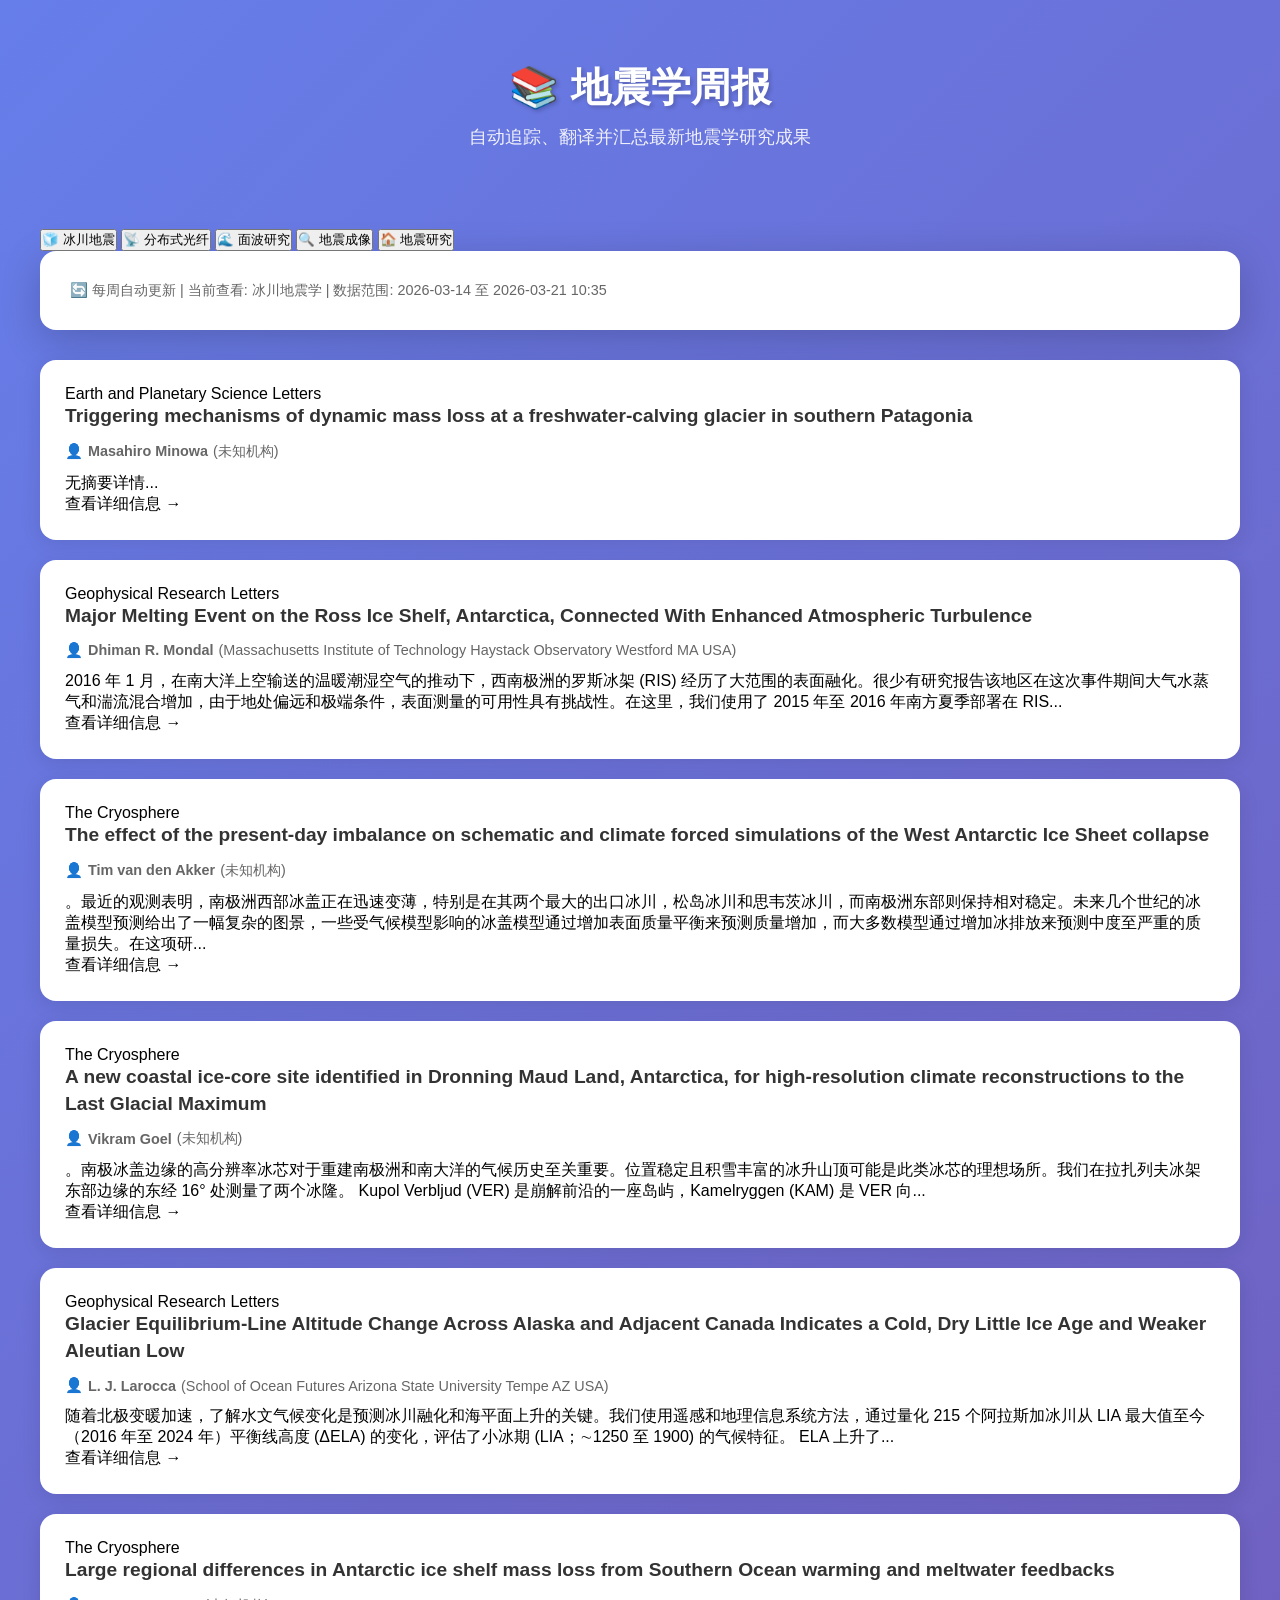
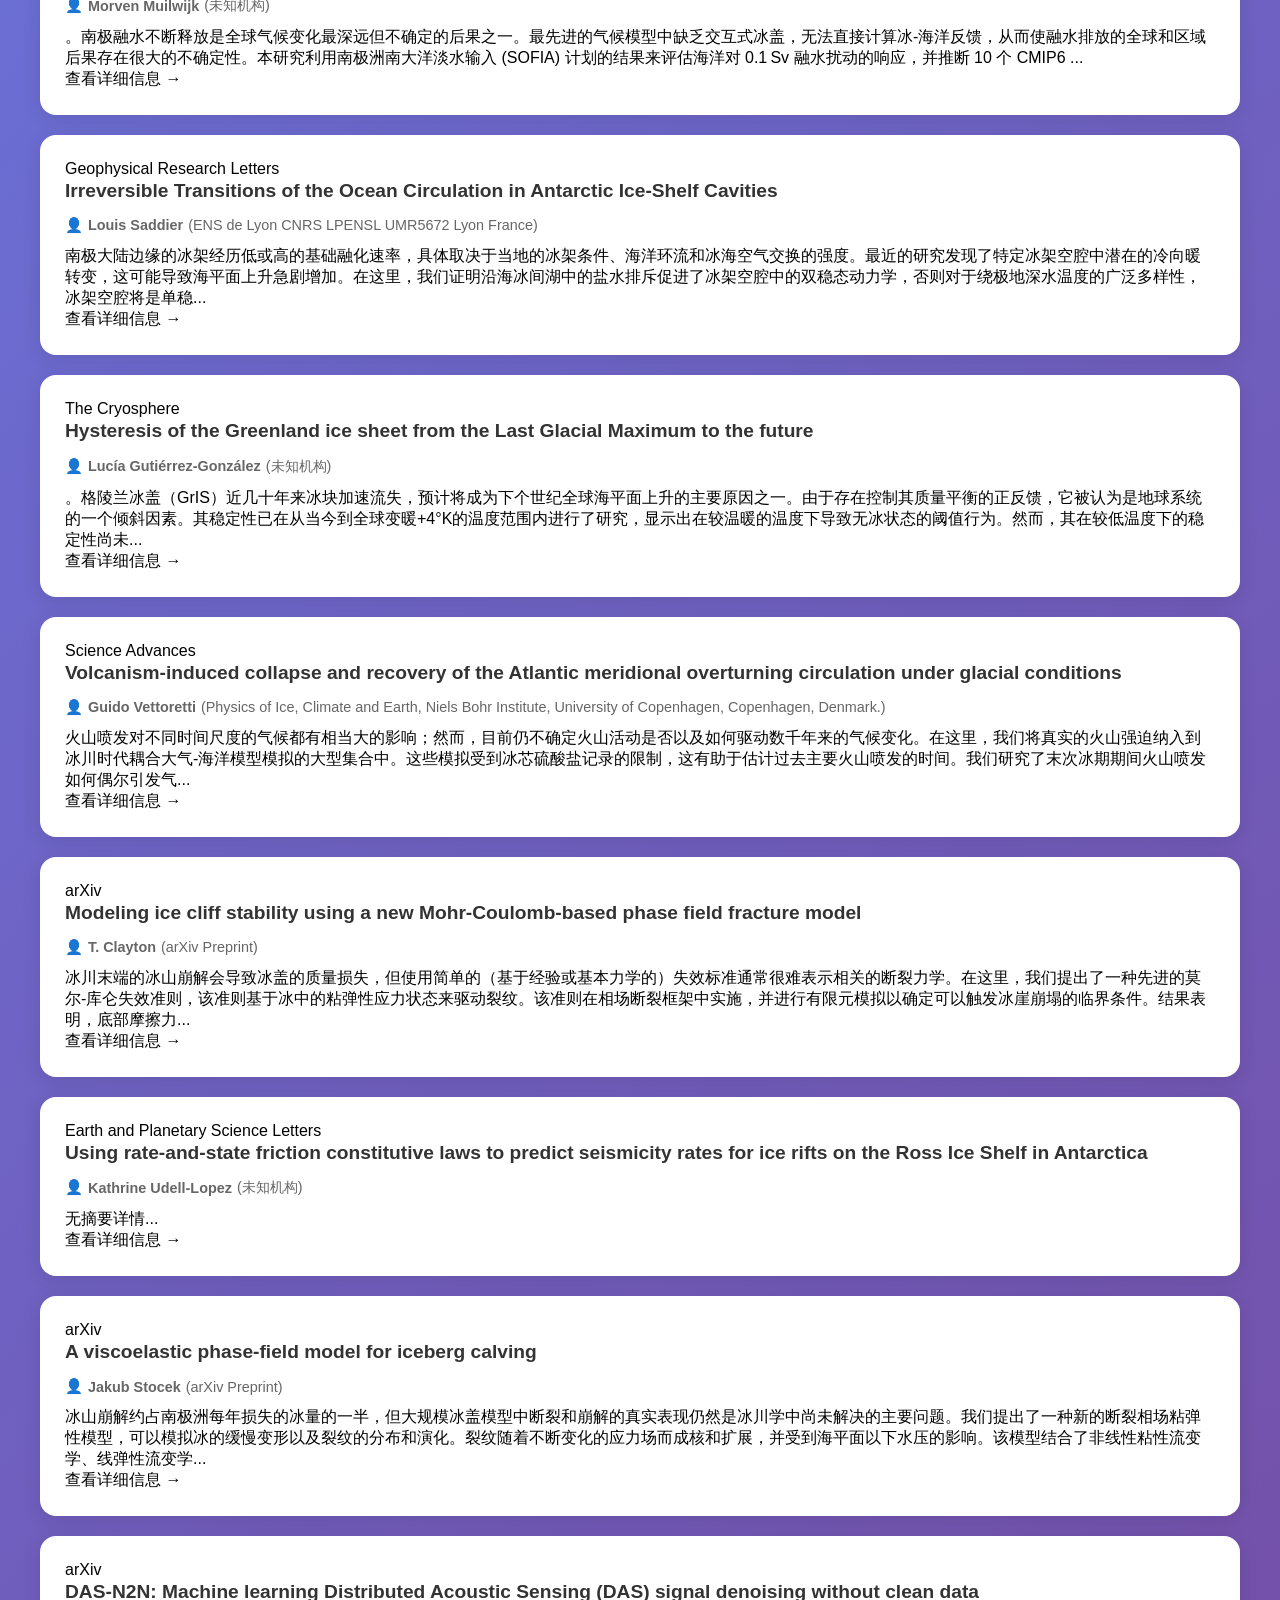
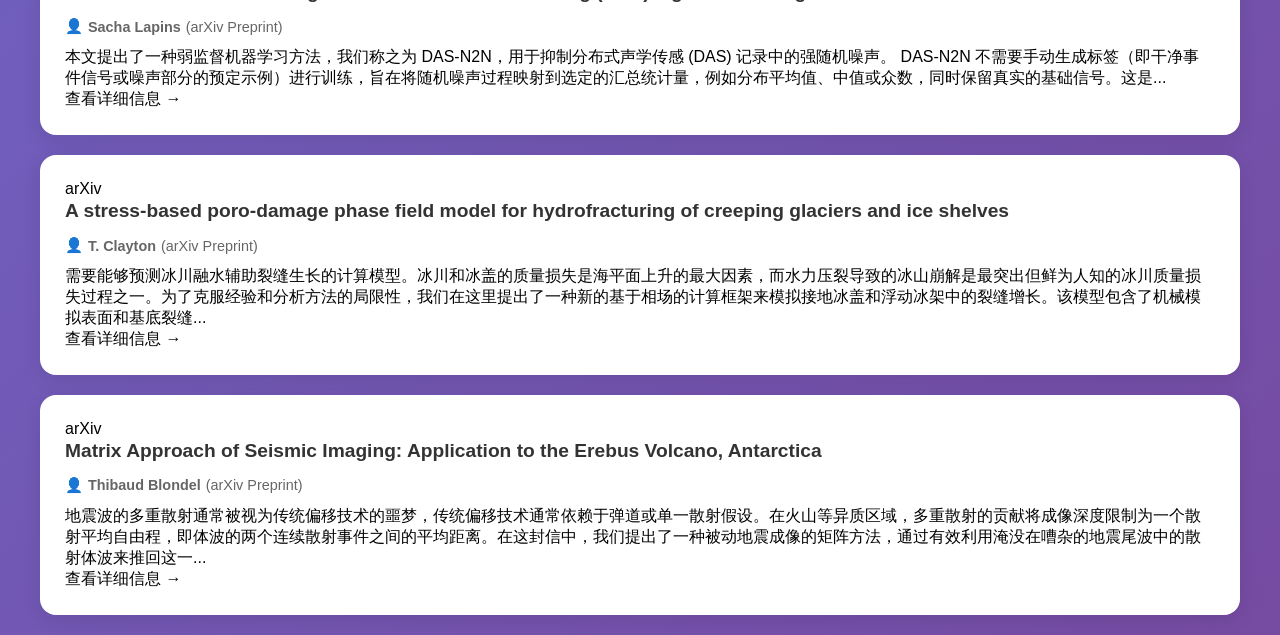
<file: frontend/index.html>
<!DOCTYPE html>
<html lang="zh-CN">
<head>
    <meta charset="UTF-8">
    <meta name="viewport" content="width=device-width, initial-scale=1.0">
    <title>地震学周报</title>
    <link rel="stylesheet" href="style.css">
</head>
<body>
    <div class="container">
        <header>
            <h1>📚 地震学周报</h1>
            <p>自动追踪、翻译并汇总最新地震学研究成果</p>
        </header>

        <nav class="topic-nav">
            <button class="topic-btn active" onclick="switchTopic('cryo')">🧊 冰川地震</button>
            <button class="topic-btn" onclick="switchTopic('das')">📡 分布式光纤</button>
            <button class="topic-btn" onclick="switchTopic('surface')">🌊 面波研究</button>
            <button class="topic-btn" onclick="switchTopic('imaging')">🔍 地震成像</button>
            <button class="topic-btn" onclick="switchTopic('earthquake')">🏠 地震研究</button>
        </nav>

        <div class="search-section text-center">
            <p style="color: #666; font-size: 0.9rem;">🔄 每周自动更新 | 当前查看: <span id="current-topic-name">冰川地震学</span> | 数据范围: <span id="last-update">-</span></p>
        </div>

        <div id="loading" class="loading hidden">
            <div class="spinner"></div>
            <p>正在加载数据...</p>
        </div>

        <div id="papers-list" class="papers-list"></div>

        <div id="paper-modal" class="modal hidden">
            <div class="modal-content">
                <div class="modal-header">
                    <h2 id="modal-title"></h2>
                    <button id="close-modal" class="close-btn">&times;</button>
                </div>
                <div id="modal-body" class="modal-body"></div>
            </div>
        </div>
    </div>

    <script src="app.js"></script>
</body>
</html>
</file>
<file: frontend/style.css>
* {
    margin: 0;
    padding: 0;
    box-sizing: border-box;
}

body {
    font-family: -apple-system, BlinkMacSystemFont, 'Segoe UI', Roboto, Oxygen, Ubuntu, Cantarell, sans-serif;
    background: linear-gradient(135deg, #667eea 0%, #764ba2 100%);
    min-height: 100vh;
    padding: 20px;
}

.container {
    max-width: 1200px;
    margin: 0 auto;
}

header {
    text-align: center;
    color: white;
    margin-bottom: 40px;
    padding: 40px 0;
}

header h1 {
    font-size: 2.5rem;
    margin-bottom: 10px;
    text-shadow: 2px 2px 4px rgba(0, 0, 0, 0.2);
}

header p {
    font-size: 1.1rem;
    opacity: 0.9;
}

.search-section {
    background: white;
    border-radius: 16px;
    padding: 30px;
    margin-bottom: 30px;
    box-shadow: 0 10px 40px rgba(0, 0, 0, 0.2);
    display: flex;
    flex-wrap: wrap;
    gap: 20px;
    align-items: center;
}

.keywords-input {
    flex: 1;
    min-width: 300px;
}

.keywords-input label {
    display: block;
    font-weight: 600;
    color: #333;
    margin-bottom: 10px;
}

#keywords-container {
    display: flex;
    flex-wrap: wrap;
    gap: 8px;
}

.keyword-tag {
    background: linear-gradient(135deg, #667eea 0%, #764ba2 100%);
    color: white;
    padding: 8px 16px;
    border-radius: 20px;
    font-size: 0.9rem;
}

.btn-primary, .btn-secondary {
    padding: 14px 28px;
    border: none;
    border-radius: 10px;
    font-size: 1rem;
    font-weight: 600;
    cursor: pointer;
    transition: all 0.3s ease;
}

.btn-primary {
    background: linear-gradient(135deg, #667eea 0%, #764ba2 100%);
    color: white;
}

.btn-primary:hover {
    transform: translateY(-2px);
    box-shadow: 0 6px 20px rgba(102, 126, 234, 0.4);
}

.btn-secondary {
    background: #f0f0f0;
    color: #333;
}

.btn-secondary:hover {
    background: #e0e0e0;
}

.loading {
    text-align: center;
    padding: 60px;
    color: white;
}

.spinner {
    width: 50px;
    height: 50px;
    border: 4px solid rgba(255, 255, 255, 0.3);
    border-top-color: white;
    border-radius: 50%;
    animation: spin 1s linear infinite;
    margin: 0 auto 20px;
}

@keyframes spin {
    to { transform: rotate(360deg); }
}

.papers-list {
    display: grid;
    gap: 20px;
}

.paper-card {
    background: white;
    border-radius: 16px;
    padding: 25px;
    box-shadow: 0 4px 20px rgba(0, 0, 0, 0.1);
    cursor: pointer;
    transition: all 0.3s ease;
}

.paper-card:hover {
    transform: translateY(-4px);
    box-shadow: 0 8px 30px rgba(0, 0, 0, 0.15);
}

.paper-card h3 {
    color: #333;
    font-size: 1.2rem;
    margin-bottom: 12px;
    line-height: 1.4;
}

.paper-meta {
    display: flex;
    flex-wrap: wrap;
    gap: 15px;
    color: #666;
    font-size: 0.9rem;
    margin-bottom: 12px;
}

.paper-meta span {
    display: flex;
    align-items: center;
    gap: 5px;
}

.paper-authors {
    color: #888;
    font-size: 0.9rem;
    margin-bottom: 12px;
}

.paper-abstract {
    color: #555;
    font-size: 0.95rem;
    line-height: 1.6;
    display: -webkit-box;
    -webkit-line-clamp: 3;
    -webkit-box-orient: vertical;
    overflow: hidden;
}

.paper-categories {
    display: flex;
    flex-wrap: wrap;
    gap: 8px;
    margin-top: 15px;
}

.category-tag {
    background: #f0f0f0;
    color: #666;
    padding: 4px 12px;
    border-radius: 12px;
    font-size: 0.8rem;
}

.modal {
    position: fixed;
    top: 0;
    left: 0;
    width: 100%;
    height: 100%;
    background: rgba(0, 0, 0, 0.6);
    display: flex;
    align-items: center;
    justify-content: center;
    z-index: 1000;
    padding: 20px;
}

.modal.hidden {
    display: none;
}

.modal-content {
    background: white;
    border-radius: 20px;
    max-width: 900px;
    width: 100%;
    max-height: 90vh;
    overflow-y: auto;
    position: relative;
}

.modal-header {
    background: linear-gradient(135deg, #667eea 0%, #764ba2 100%);
    color: white;
    padding: 30px;
    border-radius: 20px 20px 0 0;
    position: sticky;
    top: 0;
}

.modal-header h2 {
    font-size: 1.4rem;
    line-height: 1.4;
    padding-right: 40px;
}

.close-btn {
    position: absolute;
    top: 20px;
    right: 20px;
    background: rgba(255, 255, 255, 0.2);
    border: none;
    color: white;
    font-size: 2rem;
    width: 40px;
    height: 40px;
    border-radius: 50%;
    cursor: pointer;
    display: flex;
    align-items: center;
    justify-content: center;
    transition: background 0.3s ease;
}

.close-btn:hover {
    background: rgba(255, 255, 255, 0.3);
}

.modal-body {
    padding: 30px;
}

.analysis-section {
    margin-bottom: 30px;
}

.analysis-section h3 {
    color: #667eea;
    font-size: 1.1rem;
    margin-bottom: 12px;
    display: flex;
    align-items: center;
    gap: 10px;
}

.analysis-section h3::before {
    content: '';
    width: 4px;
    height: 20px;
    background: linear-gradient(135deg, #667eea 0%, #764ba2 100%);
    border-radius: 2px;
}

.analysis-section p, .analysis-section ul {
    color: #444;
    line-height: 1.8;
}

.analysis-section ul {
    margin-left: 20px;
}

.analysis-section li {
    margin-bottom: 8px;
}

.info-grid {
    display: grid;
    grid-template-columns: repeat(auto-fit, minmax(250px, 1fr));
    gap: 20px;
    margin-bottom: 30px;
}

.info-box {
    background: #f8f9fa;
    border-radius: 12px;
    padding: 20px;
}

.info-box h4 {
    color: #666;
    font-size: 0.9rem;
    margin-bottom: 8px;
    text-transform: uppercase;
    letter-spacing: 0.5px;
}

.info-box p {
    color: #333;
    font-size: 1rem;
    font-weight: 500;
}

.hidden {
    display: none !important;
}

.empty-state {
    text-align: center;
    padding: 80px 40px;
    color: white;
}

.empty-state h2 {
    font-size: 1.8rem;
    margin-bottom: 15px;
}

.empty-state p {
    font-size: 1.1rem;
    opacity: 0.9;
}
</file>
